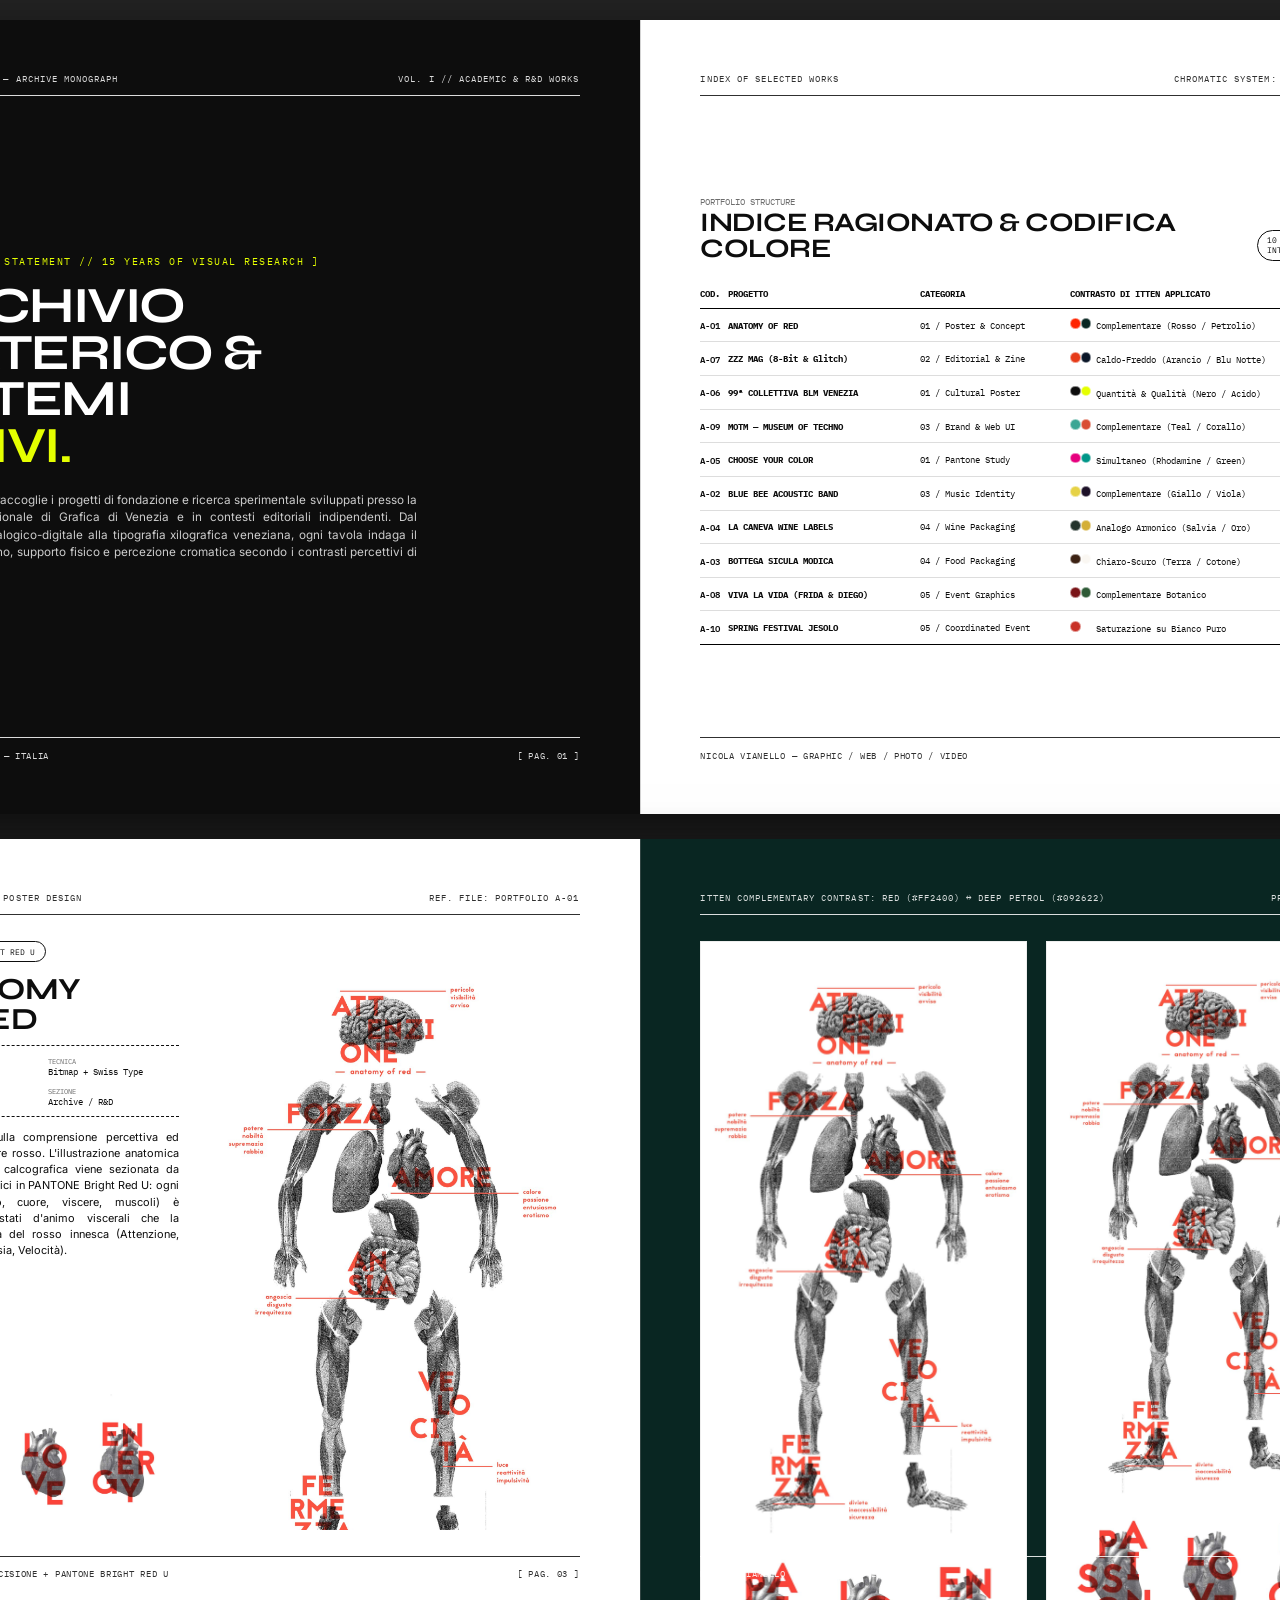
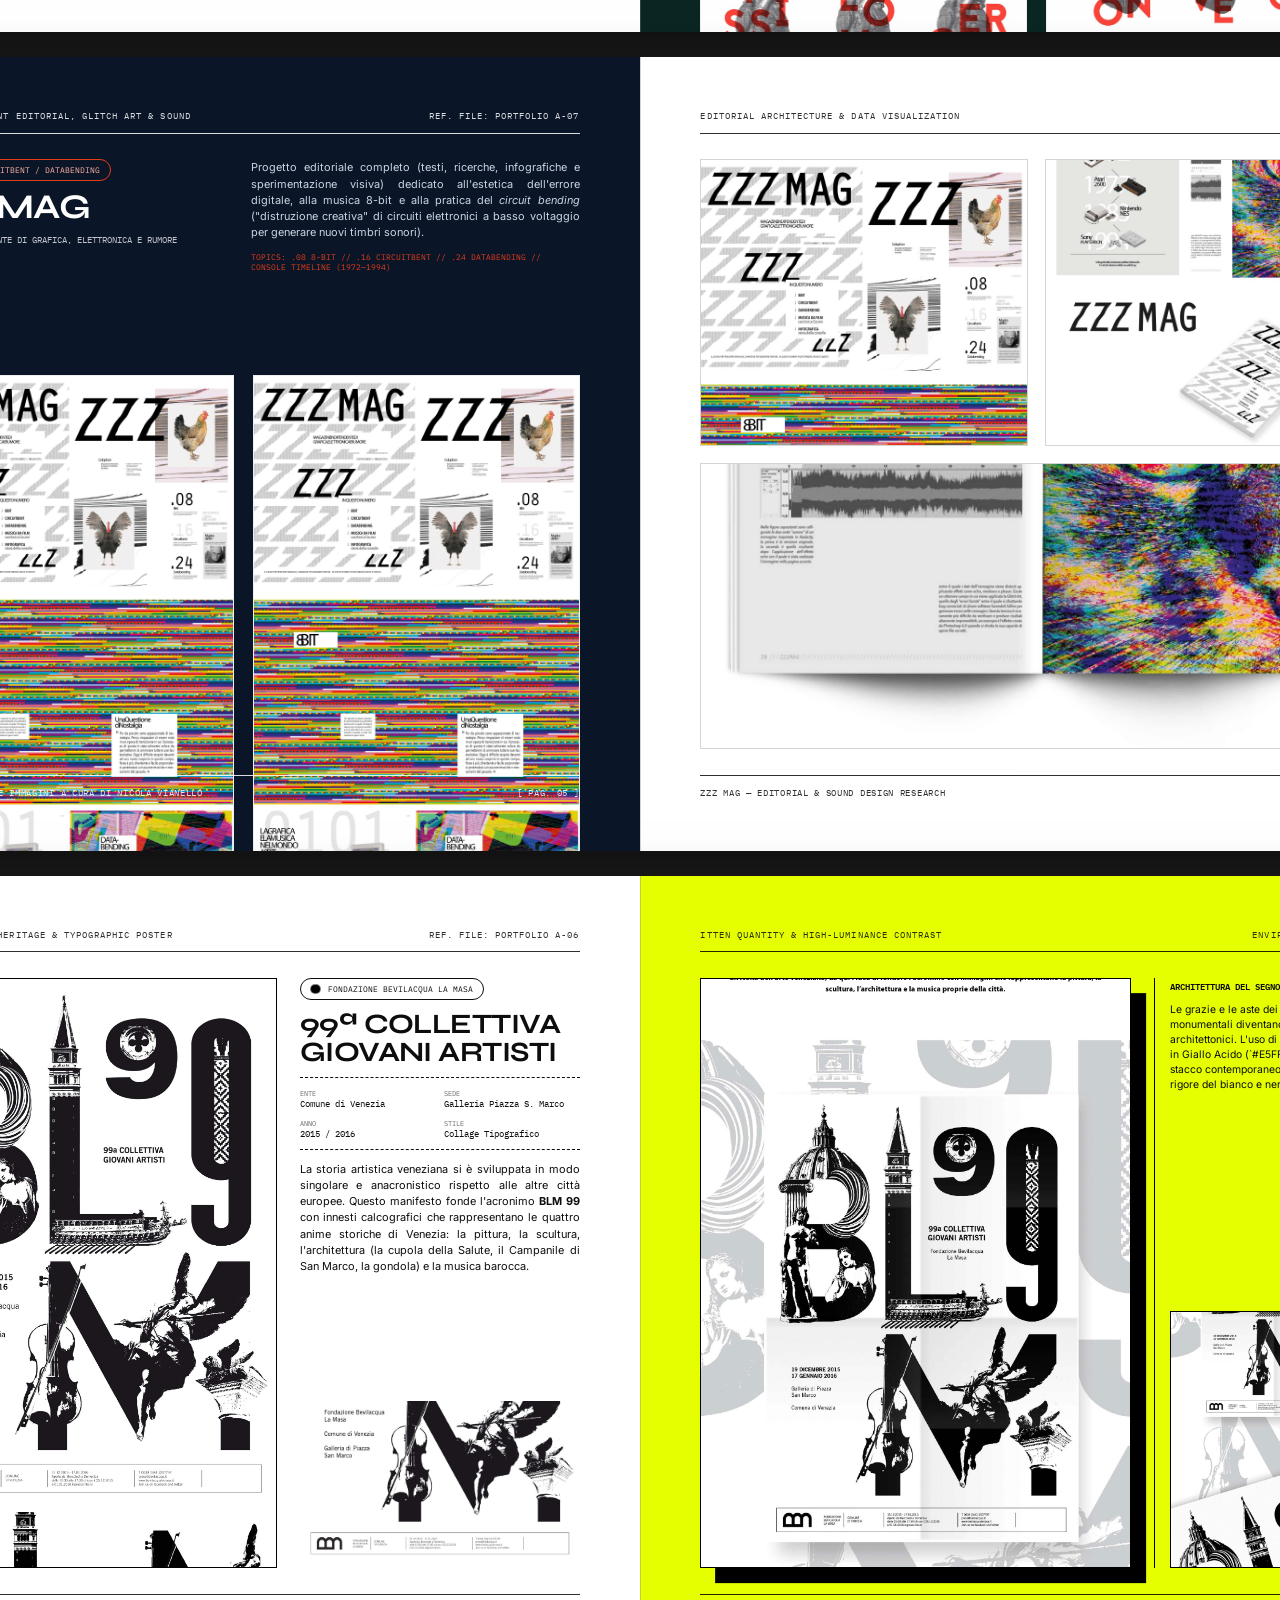
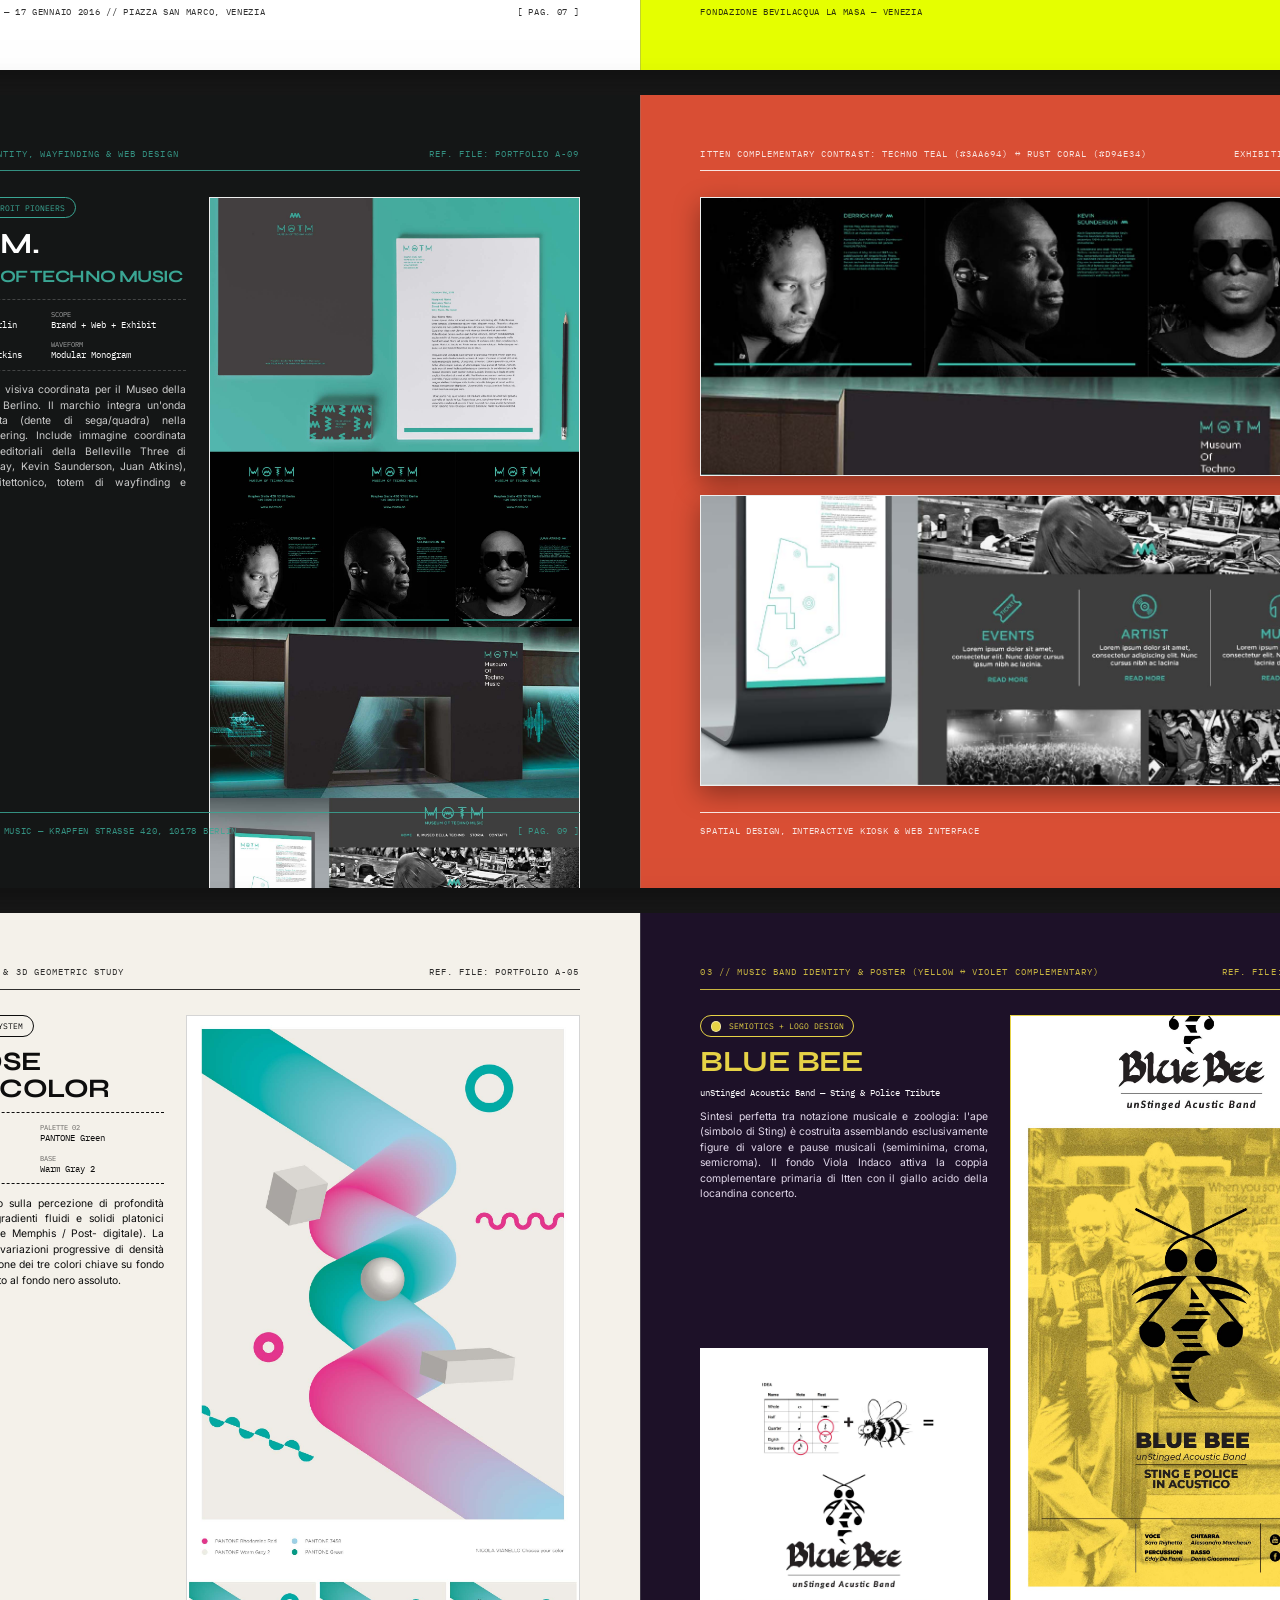
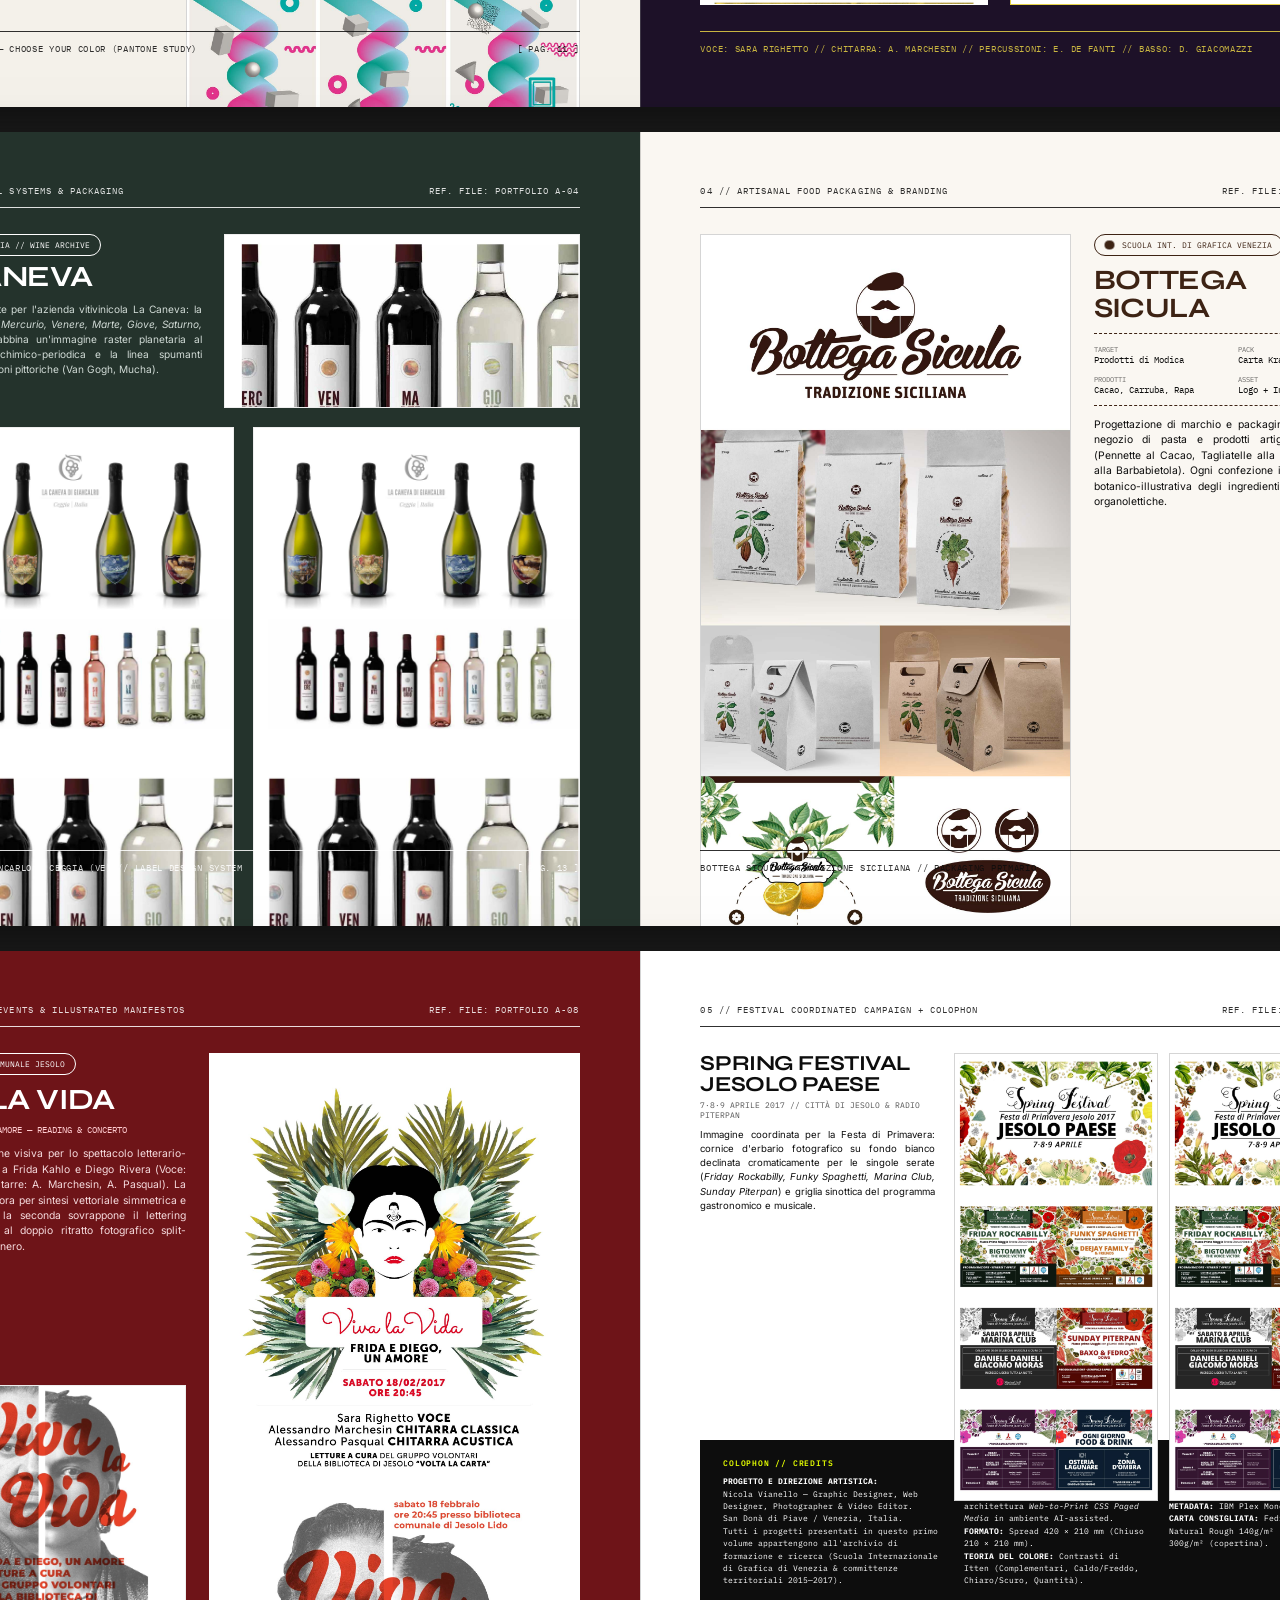
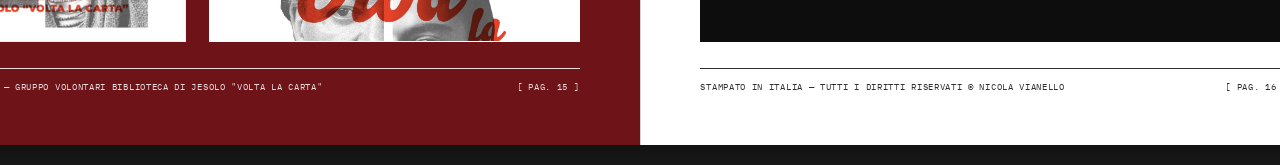
<file: portfolio-print.html>
<!DOCTYPE html>
<html lang="it">
<head>
<meta charset="UTF-8">
<title>NICOLA VIANELLO — Selected Works & Archive Monograph</title>
<link rel="preconnect" href="https://fonts.googleapis.com">
<link rel="preconnect" href="https://fonts.gstatic.com" crossorigin>
<link href="https://fonts.googleapis.com/css2?family=IBM+Plex+Mono:ital,wght@0,300;0,400;0,600;1,400&family=Syne:wght@600;700;800&family=Inter:wght@300;400;500;600&display=swap" rel="stylesheet">

<style>
  /* ==========================================================================
     1. SETUP DI STAMPA AD ALTA RISOLUZIONE (DOPPIA PAGINA / SPREAD 420x210mm)
     ========================================================================== */
  @page {
    size: 420mm 210mm;
    margin: 0;
  }

  * {
    box-sizing: border-box;
    margin: 0;
    padding: 0;
    -webkit-print-color-adjust: exact !important;
    print-color-adjust: exact !important;
  }

  :root {
    --font-display: 'Syne', sans-serif;
    --font-sans: 'Inter', sans-serif;
    --font-mono: 'IBM Plex Mono', monospace;

    /* Palette Calibrata sulla Griglia di Itten */
    --ink-black: #0D0D0D;
    --pure-white: #FFFFFF;
    --warm-paper: #F4F1EA;
    
    /* A-01 Anatomy of Red: Rosso Fuoco vs Verde Petrolio (Complementare) */
    --itten-red: #FF2400;
    --itten-petrol: #092622;

    /* A-07 ZZZ Mag: Arancio Circuito vs Blu Ottanio Profondo (Complementare) */
    --itten-circuit: #E63B19;
    --itten-navy: #0A1628;

    /* A-06 BLM 99: Monocromo Xilografico vs Giallo Acido Segnale */
    --itten-acid: #E5FF00;

    /* A-09 MOTM: Verde Acqua Techno vs Corallo Ruggine (Complementare) */
    --itten-techno-teal: #3AA694;
    --itten-Berlin-dark: #141616;
    --itten-coral: #D94E34;

    /* A-02 Blue Bee: Giallo Poster vs Viola Indaco (Complementare puro) */
    --itten-bee-yellow: #E6D246;
    --itten-indigo: #1D1128;

    /* A-03 / A-04 Packaging: Verde Salvia & Terracotta */
    --itten-sage: #24332C;
    --itten-crimson: #6E1418;
  }

  body {
    background-color: #222;
    font-family: var(--font-sans);
    color: var(--ink-black);
  }

  /* Contenitore Doppia Pagina (Spread) */
  .spread {
    width: 420mm;
    height: 210mm;
    display: grid;
    grid-template-columns: 210mm 210mm;
    position: relative;
    page-break-after: always;
    break-after: page;
    overflow: hidden;
    background: var(--pure-white);
  }

  /* Simulazione piega centrale di rilegatura + crocini editoriali */
  .spread::after {
    content: "";
    position: absolute;
    top: 0;
    bottom: 0;
    left: 210mm;
    width: 0.25mm;
    background: rgba(128, 128, 128, 0.35);
    z-index: 100;
  }

  /* Singola facciata (Sinistra = Verso, Destra = Recto) */
  .page {
    width: 210mm;
    height: 210mm;
    padding: 14mm 16mm;
    position: relative;
    display: flex;
    flex-direction: column;
    justify-content: space-between;
    overflow: hidden;
  }

  /* ==========================================================================
     2. ELEMENTI ARCHITETTONICI FISSI (RUNNING HEADERS, FOLIO, THUMB INDEX)
     ========================================================================== */
  .running-head {
    display: flex;
    justify-content: space-between;
    align-items: center;
    font-family: var(--font-mono);
    font-size: 6.5pt;
    letter-spacing: 0.12em;
    text-transform: uppercase;
    padding-bottom: 3mm;
    border-bottom: 0.25mm solid currentColor;
    opacity: 0.85;
    z-index: 10;
  }

  .running-foot {
    display: flex;
    justify-content: space-between;
    align-items: flex-end;
    font-family: var(--font-mono);
    font-size: 6.5pt;
    letter-spacing: 0.08em;
    padding-top: 3mm;
    border-top: 0.25mm solid currentColor;
    opacity: 0.85;
    z-index: 10;
  }

  /* Tacca Laterale al Vivo (Thumb Index delle Categorie) */
  .thumb-tab {
    position: absolute;
    right: 0;
    width: 5.5mm;
    height: 32mm;
    background: var(--ink-black);
    color: var(--pure-white);
    font-family: var(--font-mono);
    font-size: 5.5pt;
    font-weight: 600;
    letter-spacing: 0.18em;
    writing-mode: vertical-rl;
    text-orientation: mixed;
    display: flex;
    align-items: center;
    justify-content: center;
    z-index: 50;
  }
  .tab-pos-1 { top: 20mm; } /* 01 EDITORIAL & POSTER */
  .tab-pos-2 { top: 55mm; } /* 02 ZINE & GLITCH ART */
  .tab-pos-3 { top: 90mm; } /* 03 BRAND & CULTURAL ID */
  .tab-pos-4 { top: 125mm; } /* 04 PACKAGING & LABEL */
  .tab-pos-5 { top: 160mm; } /* 05 EVENT & CAMPAIGN */

  /* ==========================================================================
     3. SISTEMA DI SMART-CROPPING DELLE TAVOLE VERTICALI
     ========================================================================== */
  .crop-box {
    position: relative;
    overflow: hidden;
    background: #eaeaea;
    border: 0.2mm solid rgba(128,128,128,0.2);
  }

  .crop-box img {
    width: 100%;
    height: 100%;
    object-fit: cover;
    display: block;
  }

  /* Posizionamenti chirurgici per estrarre sezioni diverse dalla stessa tavola */
  .pos-top    img { object-position: center 0%; }
  .pos-upper  img { object-position: center 24%; }
  .pos-mid    img { object-position: center 50%; }
  .pos-lower  img { object-position: center 75%; }
  .pos-bottom img { object-position: center 100%; }
  .pos-contain img { object-fit: contain; background: #fff; padding: 3mm; }

  /* ==========================================================================
     4. TIPOGRAFIA E GRIGLIE INTERNE
     ========================================================================== */
  h1.giant-title {
    font-family: var(--font-display);
    font-size: 32pt;
    line-height: 0.92;
    letter-spacing: -0.03em;
    text-transform: uppercase;
    margin-bottom: 4mm;
  }

  h2.project-title {
    font-family: var(--font-display);
    font-size: 20pt;
    line-height: 0.98;
    letter-spacing: -0.02em;
    text-transform: uppercase;
    margin-bottom: 2.5mm;
  }

  .meta-grid {
    display: grid;
    grid-template-columns: repeat(2, 1fr);
    gap: 2.5mm;
    font-family: var(--font-mono);
    font-size: 6.5pt;
    margin: 3mm 0;
    padding: 2.5mm 0;
    border-top: 0.2mm dashed currentColor;
    border-bottom: 0.2mm dashed currentColor;
  }

  .meta-item span {
    display: block;
    opacity: 0.6;
    font-size: 5.5pt;
    text-transform: uppercase;
  }

  .editorial-copy {
    font-size: 8.2pt;
    line-height: 1.48;
    font-weight: 400;
    text-align: justify;
  }

  /* Swatch di Itten (Micro-legenda colore in ogni pagina) */
  .itten-badge {
    display: inline-flex;
    align-items: center;
    gap: 2mm;
    font-family: var(--font-mono);
    font-size: 5.8pt;
    padding: 1.2mm 2.5mm;
    border: 0.2mm solid currentColor;
    border-radius: 20px;
  }
  .swatch-dot {
    width: 2.8mm;
    height: 2.8mm;
    border-radius: 50%;
    display: inline-block;
    border: 0.15mm solid rgba(255,255,255,0.5);
  }

  /* Modalità Testo Chiaro su Sfondi Colorati Pieni */
  .theme-dark {
    color: var(--pure-white);
  }
  .theme-dark .crop-box {
    border-color: rgba(255,255,255,0.2);
  }

  @media screen {
    body {
      padding: 20px 0;
      display: flex;
      flex-direction: column;
      align-items: center;
      gap: 25px;
    }
    .spread {
      box-shadow: 0 20px 50px rgba(0,0,0,0.6);
    }
  }
</style>
</head>
<body>

<!-- ==========================================================================
     SPREAD 01: SECONDA DI COPERTINA / STATEMENT (SX) + FRONTESPIZIO & INDICE (DX)
     ========================================================================== -->
<section class="spread">
  <!-- PAGINA 01 (SX): Sfondo Nero Pieno Architetturale -->
  <div class="page theme-dark" style="background: var(--ink-black);">
    <div class="running-head">
      <span>NICOLA VIANELLO — ARCHIVE MONOGRAPH</span>
      <span>VOL. I // ACADEMIC & R&D WORKS</span>
    </div>

    <div style="margin: auto 0;">
      <div style="font-family: var(--font-mono); font-size: 7.5pt; color: var(--itten-acid); margin-bottom: 4mm; letter-spacing: 0.15em;">
        [ CURATORIAL STATEMENT // 15 YEARS OF VISUAL RESEARCH ]
      </div>
      <h1 class="giant-title" style="font-size: 38pt; color: var(--pure-white);">
        ARCHIVIO<br>MATERICO &<br>SISTEMI<br><span style="color: var(--itten-acid);">VISIVI.</span>
      </h1>
      <p class="editorial-copy" style="max-width: 135mm; color: #ccc; margin-top: 6mm; font-size: 8.8pt;">
        Questa sezione raccoglie i progetti di fondazione e ricerca sperimentale sviluppati presso la Scuola Internazionale di Grafica di Venezia e in contesti editoriali indipendenti. Dal databending analogico-digitale alla tipografia xilografica veneziana, ogni tavola indaga il rapporto tra segno, supporto fisico e percezione cromatica secondo i contrasti percettivi di Johannes Itten.
      </p>
    </div>

    <div class="running-foot">
      <span>VENETO / VENEZIA — ITALIA</span>
      <span>[ PAG. 01 ]</span>
    </div>
  </div>

  <!-- PAGINA 02 (DX): Bianco Puro — Indice Generale + Matrice Cromatica di Itten -->
  <div class="page" style="background: var(--pure-white);">
    <div class="running-head">
      <span>INDEX OF SELECTED WORKS</span>
      <span>CHROMATIC SYSTEM: ITTEN CONTRASTS</span>
    </div>

    <div style="margin: auto 0;">
      <div style="display: flex; justify-content: space-between; align-items: flex-end; margin-bottom: 5mm;">
        <div>
          <span style="font-family: var(--font-mono); font-size: 6.5pt; opacity: 0.6;">PORTFOLIO STRUCTURE</span>
          <h2 class="project-title" style="margin-bottom: 0;">INDICE RAGIONATO & CODIFICA COLORE</h2>
        </div>
        <span class="itten-badge">10 PROGETTI INTEGRALI</span>
      </div>

      <!-- Tabella Indice Editoriale -->
      <table style="width: 100%; border-collapse: collapse; font-family: var(--font-mono); font-size: 7pt;">
        <thead>
          <tr style="border-bottom: 0.4mm solid #000; text-align: left;">
            <th style="padding: 2mm 0;">COD.</th>
            <th>PROGETTO</th>
            <th>CATEGORIA</th>
            <th>CONTRASTO DI ITTEN APPLICATO</th>
            <th style="text-align: right;">PAG.</th>
          </tr>
        </thead>
        <tbody>
          <tr style="border-bottom: 0.15mm solid #ddd;">
            <td style="padding: 2.2mm 0; font-weight: 600;">A-01</td>
            <td><strong>ANATOMY OF RED</strong></td>
            <td>01 / Poster & Concept</td>
            <td><span class="swatch-dot" style="background:#FF2400;"></span><span class="swatch-dot" style="background:#092622;"></span> Complementare (Rosso / Petrolio)</td>
            <td style="text-align: right;">03—04</td>
          </tr>
          <tr style="border-bottom: 0.15mm solid #ddd;">
            <td style="padding: 2.2mm 0; font-weight: 600;">A-07</td>
            <td><strong>ZZZ MAG (8-Bit & Glitch)</strong></td>
            <td>02 / Editorial & Zine</td>
            <td><span class="swatch-dot" style="background:#E63B19;"></span><span class="swatch-dot" style="background:#0A1628;"></span> Caldo-Freddo (Arancio / Blu Notte)</td>
            <td style="text-align: right;">05—06</td>
          </tr>
          <tr style="border-bottom: 0.15mm solid #ddd;">
            <td style="padding: 2.2mm 0; font-weight: 600;">A-06</td>
            <td><strong>99ª COLLETTIVA BLM VENEZIA</strong></td>
            <td>01 / Cultural Poster</td>
            <td><span class="swatch-dot" style="background:#0D0D0D;"></span><span class="swatch-dot" style="background:#E5FF00;"></span> Quantità & Qualità (Nero / Acido)</td>
            <td style="text-align: right;">07—08</td>
          </tr>
          <tr style="border-bottom: 0.15mm solid #ddd;">
            <td style="padding: 2.2mm 0; font-weight: 600;">A-09</td>
            <td><strong>MOTM — MUSEUM OF TECHNO</strong></td>
            <td>03 / Brand & Web UI</td>
            <td><span class="swatch-dot" style="background:#3AA694;"></span><span class="swatch-dot" style="background:#D94E34;"></span> Complementare (Teal / Corallo)</td>
            <td style="text-align: right;">09—10</td>
          </tr>
          <tr style="border-bottom: 0.15mm solid #ddd;">
            <td style="padding: 2.2mm 0; font-weight: 600;">A-05</td>
            <td><strong>CHOOSE YOUR COLOR</strong></td>
            <td>01 / Pantone Study</td>
            <td><span class="swatch-dot" style="background:#E6007E;"></span><span class="swatch-dot" style="background:#009688;"></span> Simultaneo (Rhodamine / Green)</td>
            <td style="text-align: right;">11</td>
          </tr>
          <tr style="border-bottom: 0.15mm solid #ddd;">
            <td style="padding: 2.2mm 0; font-weight: 600;">A-02</td>
            <td><strong>BLUE BEE ACOUSTIC BAND</strong></td>
            <td>03 / Music Identity</td>
            <td><span class="swatch-dot" style="background:#E6D246;"></span><span class="swatch-dot" style="background:#1D1128;"></span> Complementare (Giallo / Viola)</td>
            <td style="text-align: right;">12</td>
          </tr>
          <tr style="border-bottom: 0.15mm solid #ddd;">
            <td style="padding: 2.2mm 0; font-weight: 600;">A-04</td>
            <td><strong>LA CANEVA WINE LABELS</strong></td>
            <td>04 / Wine Packaging</td>
            <td><span class="swatch-dot" style="background:#24332C;"></span><span class="swatch-dot" style="background:#D4AF37;"></span> Analogo Armonico (Salvia / Oro)</td>
            <td style="text-align: right;">13</td>
          </tr>
          <tr style="border-bottom: 0.15mm solid #ddd;">
            <td style="padding: 2.2mm 0; font-weight: 600;">A-03</td>
            <td><strong>BOTTEGA SICULA MODICA</strong></td>
            <td>04 / Food Packaging</td>
            <td><span class="swatch-dot" style="background:#3D2314;"></span><span class="swatch-dot" style="background:#FAF7F2;"></span> Chiaro-Scuro (Terra / Cotone)</td>
            <td style="text-align: right;">14</td>
          </tr>
          <tr style="border-bottom: 0.15mm solid #ddd;">
            <td style="padding: 2.2mm 0; font-weight: 600;">A-08</td>
            <td><strong>VIVA LA VIDA (FRIDA & DIEGO)</strong></td>
            <td>05 / Event Graphics</td>
            <td><span class="swatch-dot" style="background:#7A1418;"></span><span class="swatch-dot" style="background:#2E5A36;"></span> Complementare Botanico</td>
            <td style="text-align: right;">15</td>
          </tr>
          <tr style="border-bottom: 0.4mm solid #000;">
            <td style="padding: 2.2mm 0; font-weight: 600;">A-10</td>
            <td><strong>SPRING FESTIVAL JESOLO</strong></td>
            <td>05 / Coordinated Event</td>
            <td><span class="swatch-dot" style="background:#C83228;"></span><span class="swatch-dot" style="background:#FFFFFF;"></span> Saturazione su Bianco Puro</td>
            <td style="text-align: right;">16</td>
          </tr>
        </tbody>
      </table>
    </div>

    <div class="running-foot">
      <span>NICOLA VIANELLO — GRAPHIC / WEB / PHOTO / VIDEO</span>
      <span>[ PAG. 02 ]</span>
    </div>
  </div>
</section>


<!-- ==========================================================================
     SPREAD 02: PROGETTO 01 — ANATOMY OF RED (Portfolio A-01.jpg)
     Logica di Itten: Pagina SX Bianco Chirurgico | Pagina DX Verde Petrolio Scuro (Complementare del Rosso)
     ========================================================================== -->
<section class="spread">
  <!-- PAGINA 03 (SX): Gallery White con esploso anatomico -->
  <div class="page" style="background: var(--pure-white);">
    <div class="running-head">
      <span>01 // CONCEPT & POSTER DESIGN</span>
      <span>REF. FILE: PORTFOLIO A-01</span>
    </div>

    <div style="display: grid; grid-template-columns: 72mm 1fr; gap: 6mm; height: 156mm; align-items: stretch;">
      <!-- Colonna SX: Dati + Dettaglio Tipografico Cuore/Organi -->
      <div style="display: flex; flex-direction: column; justify-content: space-between;">
        <div>
          <span class="itten-badge" style="margin-bottom: 3mm;">
            <span class="swatch-dot" style="background: #FF2400;"></span>
            PANTONE BRIGHT RED U
          </span>
          <h2 class="project-title" style="font-size: 23pt;">ANATOMY<br>OF RED</h2>
          
          <div class="meta-grid">
            <div class="meta-item"><span>FORMATO</span>A3 Bicromia</div>
            <div class="meta-item"><span>TECNICA</span>Bitmap + Swiss Type</div>
            <div class="meta-item"><span>FOCUS</span>Psicologia Colore</div>
            <div class="meta-item"><span>SEZIONE</span>Archive / R&D</div>
          </div>

          <p class="editorial-copy">
            Ricerca visiva sulla comprensione percettiva ed emotiva del colore rosso. L'illustrazione anatomica in stile incisione calcografica viene sezionata da interventi tipografici in PANTONE Bright Red U: ogni organo (cervello, cuore, viscere, muscoli) è associato agli stati d'animo viscerali che la lunghezza d'onda del rosso innesca (Attenzione, Forza, Amore, Ansia, Velocità).
          </p>
        </div>

        <!-- Crop sui 3 organi tipografici (PASSION / LOVE / ENERGY) -->
        <div class="crop-box pos-upper" style="height: 36mm; border: none;">
          <img src="Portfolio A-01.jpg" alt="Anatomy of Red Organs Detail">
        </div>
      </div>

      <!-- Colonna DX: Tavola Anatomica Principale -->
      <div class="crop-box pos-top" style="height: 100%; border: none;">
        <img src="Portfolio A-01.jpg" alt="Anatomy of Red Full Figure">
      </div>
    </div>

    <div class="running-foot">
      <span>BICROMIA NERO INCISIONE + PANTONE BRIGHT RED U</span>
      <span>[ PAG. 03 ]</span>
    </div>
  </div>

  <!-- PAGINA 04 (DX): Verde Petrolio Profondo (Complementare di Itten del Rosso) -->
  <div class="page theme-dark" style="background: var(--itten-petrol);">
    <div class="thumb-tab tab-pos-1" style="background: var(--itten-red);">01 / POSTER</div>

    <div class="running-head">
      <span>ITTEN COMPLEMENTARY CONTRAST: RED (#FF2400) ↔ DEEP PETROL (#092622)</span>
      <span>PRINT APPLICATION</span>
    </div>

    <div style="display: grid; grid-template-columns: 1fr 1fr; gap: 5mm; height: 156mm;">
      <div class="crop-box pos-mid" style="height: 100%;">
        <img src="Portfolio A-01.jpg" alt="Anatomy of Red Poster Hanging">
      </div>
      <div style="display: grid; grid-template-rows: 1fr 42mm; gap: 5mm;">
        <div class="crop-box pos-lower" style="height: 100%;">
          <img src="Portfolio A-01.jpg" alt="Anatomy of Red Editorial Spread">
        </div>
        <div style="background: rgba(255,255,255,0.06); padding: 4mm; display: flex; flex-direction: column; justify-content: center; border-left: 1mm solid var(--itten-red);">
          <div style="font-family: var(--font-mono); font-size: 6.5pt; color: var(--itten-red); margin-bottom: 1.5mm;">
            NOTA DI DIREZIONE ARTISTICA
          </div>
          <p style="font-size: 7.5pt; line-height: 1.4; color: #dce5e3;">
            Lo sfondo Verde Petrolio profondo applica il <strong>Contrasto dei Complementari</strong> di Itten: esalta per induzione simultanea la brillantezza del PANTONE Bright Red U presente nei manifesti senza affaticare la retina.
          </p>
        </div>
      </div>
    </div>

    <div class="running-foot">
      <span>NICOLA VIANELLO — ANATOMY OF RED</span>
      <span>[ PAG. 04 ]</span>
    </div>
  </div>
</section>


<!-- ==========================================================================
     SPREAD 03: PROGETTO 02 — ZZZ MAG (Portfolio A-07.jpg)
     Logica di Itten: Pagina SX Blu Notte Ottanio (Complementare dell'Arancio Circuito) | Pagina DX Bianco Puro
     ========================================================================== -->
<section class="spread">
  <!-- PAGINA 05 (SX): Blu Notte Ottanio pieno con esplosi Glitch e Circuitbent -->
  <div class="page theme-dark" style="background: var(--itten-navy);">
    <div class="running-head">
      <span>02 // INDEPENDENT EDITORIAL, GLITCH ART & SOUND</span>
      <span>REF. FILE: PORTFOLIO A-07</span>
    </div>

    <div style="display: grid; grid-template-rows: 52mm 1fr; gap: 5mm; height: 156mm;">
      <!-- Fascia Superiore: Titolo + Concept -->
      <div style="display: grid; grid-template-columns: 85mm 1fr; gap: 6mm; align-items: start;">
        <div>
          <span class="itten-badge" style="margin-bottom: 2.5mm; border-color: var(--itten-circuit); color: #ffb3a3;">
            <span class="swatch-dot" style="background: var(--itten-circuit);"></span>
            8-BIT / CIRCUITBENT / DATABENDING
          </span>
          <h2 class="project-title" style="font-size: 26pt;">ZZZ MAG</h2>
          <div style="font-family: var(--font-mono); font-size: 6.5pt; opacity: 0.75;">
            MAGAZINE INDIPENDENTE DI GRAFICA, ELETTRONICA E RUMORE
          </div>
        </div>
        <div>
          <p class="editorial-copy" style="color: #cbd5e1; margin-bottom: 3mm;">
            Progetto editoriale completo (testi, ricerche, infografiche e sperimentazione visiva) dedicato all'estetica dell'errore digitale, alla musica 8-bit e alla pratica del <em>circuit bending</em> ("distruzione creativa" di circuiti elettronici a basso voltaggio per generare nuovi timbri sonori).
          </p>
          <div style="font-family: var(--font-mono); font-size: 6pt; color: var(--itten-circuit);">
            TOPICS: .08 8-BIT // .16 CIRCUITBENT // .24 DATABENDING // CONSOLE TIMELINE (1972—1994)
          </div>
        </div>
      </div>

      <!-- Fascia Inferiore: Dittico Spread Databending e Circuitbent Rosso/Arancio -->
      <div style="display: grid; grid-template-columns: 1fr 1fr; gap: 5mm;">
        <div class="crop-box pos-mid" style="height: 100%;">
          <img src="Portfolio A-07.jpg" alt="ZZZ Mag Databending & Circuitbent">
        </div>
        <div class="crop-box pos-bottom" style="height: 100%;">
          <img src="Portfolio A-07.jpg" alt="ZZZ Mag Macro Print Details">
        </div>
      </div>
    </div>

    <div class="running-foot">
      <span>TESTI, RICERCHE E IMMAGINI A CURA DI NICOLA VIANELLO</span>
      <span>[ PAG. 05 ]</span>
    </div>
  </div>

  <!-- PAGINA 06 (DX): Bianco Puro Editoriale per mostrare le doppie pagine su carta bianca -->
  <div class="page" style="background: var(--pure-white);">
    <div class="thumb-tab tab-pos-2" style="background: var(--itten-circuit);">02 / ZINE & GLITCH</div>

    <div class="running-head">
      <span>EDITORIAL ARCHITECTURE & DATA VISUALIZATION</span>
      <span>SPREAD OVERVIEW</span>
    </div>

    <div style="display: grid; grid-template-columns: 1fr 1fr; grid-template-rows: 1fr 1fr; gap: 4.5mm; height: 156mm;">
      <div class="crop-box pos-top" style="height: 100%;">
        <img src="Portfolio A-07.jpg" alt="ZZZ Mag Cover and 8Bit bars">
      </div>
      <div class="crop-box pos-upper" style="height: 100%;">
        <img src="Portfolio A-07.jpg" alt="ZZZ Mag Console History and Glitch Cat">
      </div>
      <div class="crop-box pos-lower" style="height: 100%; grid-column: span 2;">
        <img src="Portfolio A-07.jpg" alt="ZZZ Mag Open Spreads Waveform">
      </div>
    </div>

    <div class="running-foot">
      <span>ZZZ MAG — EDITORIAL & SOUND DESIGN RESEARCH</span>
      <span>[ PAG. 06 ]</span>
    </div>
  </div>
</section>


<!-- ==========================================================================
     SPREAD 04: PROGETTO 03 — 99a COLLETTIVA BEVILACQUA LA MASA (Portfolio A-06.jpg)
     Logica di Itten: Bianco Puro (SX) + Giallo Acido Segnale (DX) per contrasto di quantità sul B/N
     ========================================================================== -->
<section class="spread">
  <!-- PAGINA 07 (SX): Bianco Puro — Il manifesto tipografico B/N respira al massimo -->
  <div class="page" style="background: var(--pure-white);">
    <div class="running-head">
      <span>01 // CULTURAL HERITAGE & TYPOGRAPHIC POSTER</span>
      <span>REF. FILE: PORTFOLIO A-06</span>
    </div>

    <div style="display: grid; grid-template-columns: 98mm 1fr; gap: 6mm; height: 156mm;">
      <div class="crop-box pos-top" style="height: 100%; border: 0.25mm solid #000;">
        <img src="Portfolio A-06.jpg" alt="BLM 99 Manifesto Venezia">
      </div>

      <div style="display: flex; flex-direction: column; justify-content: space-between;">
        <div>
          <span class="itten-badge" style="margin-bottom: 3mm;">
            <span class="swatch-dot" style="background: #000;"></span>
            FONDAZIONE BEVILACQUA LA MASA
          </span>
          <h2 class="project-title" style="font-size: 21pt;">99ª COLLETTIVA<br>GIOVani ARTISTI</h2>

          <div class="meta-grid">
            <div class="meta-item"><span>ENTE</span>Comune di Venezia</div>
            <div class="meta-item"><span>SEDE</span>Galleria Piazza S. Marco</div>
            <div class="meta-item"><span>ANNO</span>2015 / 2016</div>
            <div class="meta-item"><span>STILE</span>Collage Tipografico</div>
          </div>

          <p class="editorial-copy">
            La storia artistica veneziana si è sviluppata in modo singolare e anacronistico rispetto alle altre città europee. Questo manifesto fonde l'acronimo <strong>BLM 99</strong> con innesti calcografici che rappresentano le quattro anime storiche di Venezia: la pittura, la scultura, l'architettura (la cupola della Salute, il Campanile di San Marco, la gondola) e la musica barocca.
          </p>
        </div>

        <div class="crop-box pos-upper" style="height: 44mm; border: none;">
          <img src="Portfolio A-06.jpg" alt="BLM Logotype Horizontal">
        </div>
      </div>
    </div>

    <div class="running-foot">
      <span>19 DICEMBRE 2015 — 17 GENNAIO 2016 // PIAZZA SAN MARCO, VENEZIA</span>
      <span>[ PAG. 07 ]</span>
    </div>
  </div>

  <!-- PAGINA 08 (DX): Sfondo Giallo Segnale / Grigio Pietra d'Istria con accento acido -->
  <div class="page" style="background: var(--itten-acid); color: var(--ink-black);">
    <div class="thumb-tab tab-pos-1">01 / POSTER</div>

    <div class="running-head" style="border-color: #000;">
      <span>ITTEN QUANTITY & HIGH-LUMINANCE CONTRAST</span>
      <span>ENVIRONMENTAL MOCKUP</span>
    </div>

    <div style="display: grid; grid-template-columns: 1fr 58mm; gap: 6mm; height: 156mm; align-items: stretch;">
      <div class="crop-box pos-lower" style="height: 100%; border: 0.4mm solid #000; box-shadow: 4mm 4mm 0 #000;">
        <img src="Portfolio A-06.jpg" alt="BLM 99 Poster Folded Mockup">
      </div>

      <div style="display: flex; flex-direction: column; justify-content: space-between; border-left: 0.3mm solid #000; padding-left: 4mm;">
        <div>
          <div style="font-family: var(--font-mono); font-size: 7pt; font-weight: 600; margin-bottom: 2mm;">
            ARCHITETTURA DEL SEGNO
          </div>
          <p style="font-size: 7.8pt; line-height: 1.45;">
            Le grazie e le aste dei caratteri monumentali diventano contenitori architettonici. L'uso di una pagina piena in Giallo Acido (`#E5FF00`) crea uno stacco contemporaneo netto che esalta il rigore del bianco e nero xilografico.
          </p>
        </div>

        <div class="crop-box pos-bottom" style="height: 68mm; border: 0.3mm solid #000;">
          <img src="Portfolio A-06.jpg" alt="BLM 99 Macro Detail 99">
        </div>
      </div>
    </div>

    <div class="running-foot" style="border-color: #000;">
      <span>FONDAZIONE BEVILACQUA LA MASA — VENEZIA</span>
      <span>[ PAG. 08 ]</span>
    </div>
  </div>
</section>


<!-- ==========================================================================
     SPREAD 05: PROGETTO 04 — MOTM MUSEUM OF TECHNO MUSIC (Portfolio A-09.jpg)
     Logica di Itten: Nero Berlino / Verde Acqua (SX) + Corallo Ruggine Complementare (DX)
     ========================================================================== -->
<section class="spread">
  <!-- PAGINA 09 (SX): Berlino Dark Room -->
  <div class="page theme-dark" style="background: var(--itten-Berlin-dark);">
    <div class="running-head" style="color: var(--itten-techno-teal);">
      <span>03 // BRAND IDENTITY, WAYFINDING & WEB DESIGN</span>
      <span>REF. FILE: PORTFOLIO A-09</span>
    </div>

    <div style="display: grid; grid-template-rows: 1fr 64mm; gap: 5mm; height: 156mm;">
      <div style="display: grid; grid-template-columns: 74mm 1fr; gap: 6mm;">
        <div>
          <span class="itten-badge" style="border-color: var(--itten-techno-teal); color: var(--itten-techno-teal); margin-bottom: 3mm;">
            <span class="swatch-dot" style="background: var(--itten-techno-teal);"></span>
            BERLIN // DETROIT PIONEERS
          </span>
          <h2 class="project-title" style="font-size: 22pt;">M.O.T.M.<br><span style="color: var(--itten-techno-teal); font-size: 13pt;">MUSEUM OF TECHNO MUSIC</span></h2>

          <div class="meta-grid" style="border-color: rgba(255,255,255,0.2);">
            <div class="meta-item"><span>LOCATION</span>Krapfen Straße, Berlin</div>
            <div class="meta-item"><span>SCOPE</span>Brand + Web + Exhibit</div>
            <div class="meta-item"><span>ICONS</span>May, Saunderson, Atkins</div>
            <div class="meta-item"><span>WAVEFORM</span>Modular Monogram</div>
          </div>

          <p class="editorial-copy" style="color: #ccc; font-size: 7.8pt;">
            Sistema di identità visiva coordinata per il Museo della Musica Techno a Berlino. Il marchio integra un'onda sonora sintetizzata (dente di sega/quadra) nella geometria del lettering. Include immagine coordinata cartacea, ritratti editoriali della Belleville Three di Detroit (Derrick May, Kevin Saunderson, Juan Atkins), allestimento architettonico, totem di wayfinding e interfaccia web.
          </p>
        </div>

        <div class="crop-box pos-top" style="height: 100%;">
          <img src="Portfolio A-09.jpg" alt="MOTM Stationery Corporate Identity">
        </div>
      </div>

      <!-- Striscia Ritratti Pionieri Detroit -->
      <div class="crop-box pos-upper" style="height: 100%; border-color: var(--itten-techno-teal);">
        <img src="Portfolio A-09.jpg" alt="Derrick May, Kevin Saunderson, Juan Atkins">
      </div>
    </div>

    <div class="running-foot" style="color: var(--itten-techno-teal);">
      <span>MUSEUM OF TECHNO MUSIC — KRAPFEN STRASSE 420, 10178 BERLIN</span>
      <span>[ PAG. 09 ]</span>
    </div>
  </div>

  <!-- PAGINA 10 (DX): Corallo Ruggine (Complementare di Itten del Verde Acqua MOTM) -->
  <div class="page theme-dark" style="background: var(--itten-coral);">
    <div class="thumb-tab tab-pos-3" style="background: var(--itten-Berlin-dark);">03 / BRAND & WEB</div>

    <div class="running-head">
      <span>ITTEN COMPLEMENTARY CONTRAST: TECHNO TEAL (#3AA694) ↔ RUST CORAL (#D94E34)</span>
      <span>EXHIBITION & DIGITAL UI</span>
    </div>

    <div style="display: grid; grid-template-rows: 74mm 1fr; gap: 5mm; height: 156mm;">
      <div class="crop-box pos-mid" style="height: 100%; box-shadow: 0 8px 24px rgba(0,0,0,0.35);">
        <img src="Portfolio A-09.jpg" alt="MOTM Architectural Entrance">
      </div>
      <div class="crop-box pos-bottom" style="height: 100%; box-shadow: 0 8px 24px rgba(0,0,0,0.35);">
        <img src="Portfolio A-09.jpg" alt="MOTM Totem Wayfinding and Website UI">
      </div>
    </div>

    <div class="running-foot">
      <span>SPATIAL DESIGN, INTERACTIVE KIOSK & WEB INTERFACE</span>
      <span>[ PAG. 10 ]</span>
    </div>
  </div>
</section>


<!-- ==========================================================================
     SPREAD 06: PROGETTO 05 (CHOOSE YOUR COLOR A-05) + PROGETTO 06 (BLUE BEE A-02)
     Logica di Itten: Grigio Caldo Pantone (SX) + Viola Indaco Complementare del Giallo (DX)
     ========================================================================== -->
<section class="spread">
  <!-- PAGINA 11 (SX): Choose Your Color (Portfolio A-05.jpg) -->
  <div class="page" style="background: var(--warm-paper);">
    <div class="running-head">
      <span>01 // CHROMATIC & 3D GEOMETRIC STUDY</span>
      <span>REF. FILE: PORTFOLIO A-05</span>
    </div>

    <div style="display: grid; grid-template-columns: 68mm 1fr; gap: 6mm; height: 156mm;">
      <div style="display: flex; flex-direction: column; justify-content: space-between;">
        <div>
          <span class="itten-badge" style="margin-bottom: 3mm;">
            <span class="swatch-dot" style="background: #E6007E;"></span>
            <span class="swatch-dot" style="background: #009688;"></span>
            PANTONE SYSTEM
          </span>
          <h2 class="project-title" style="font-size: 20pt;">CHOOSE<br>YOUR COLOR</h2>

          <div class="meta-grid">
            <div class="meta-item"><span>PALETTE 01</span>Rhodamine Red</div>
            <div class="meta-item"><span>PALETTE 02</span>PANTONE Green</div>
            <div class="meta-item"><span>PALETTE 03</span>PANTONE 7458</div>
            <div class="meta-item"><span>BASE</span>Warm Gray 2</div>
          </div>

          <p class="editorial-copy" style="font-size: 7.8pt;">
            Studio compositivo sulla percezione di profondità spaziale tramite gradienti fluidi e solidi platonici sospesi (ispirazione Memphis / Post- digitale). La tavola esplora tre variazioni progressive di densità grafica e l'interazione dei tre colori chiave su fondo neutro caldo rispetto al fondo nero assoluto.
          </p>
        </div>

        <div class="crop-box pos-mid" style="height: 46mm;">
          <img src="Portfolio A-05.jpg" alt="Choose Your Color 3 Variants">
        </div>
      </div>

      <div style="display: grid; grid-template-rows: 1fr 52mm; gap: 4mm;">
        <div class="crop-box pos-top" style="height: 100%;">
          <img src="Portfolio A-05.jpg" alt="Choose Your Color Main Poster">
        </div>
        <div class="crop-box pos-bottom" style="height: 100%;">
          <img src="Portfolio A-05.jpg" alt="Choose Your Color Framed">
        </div>
      </div>
    </div>

    <div class="running-foot">
      <span>NICOLA VIANELLO — CHOOSE YOUR COLOR (PANTONE STUDY)</span>
      <span>[ PAG. 11 ]</span>
    </div>
  </div>

  <!-- PAGINA 12 (DX): Blue Bee Acoustic Band (Portfolio A-02.jpg) su Sfondo Viola Indaco (Complementare Giallo) -->
  <div class="page theme-dark" style="background: var(--itten-indigo);">
    <div class="thumb-tab tab-pos-3" style="background: var(--itten-bee-yellow); color: #000;">03 / MUSIC ID</div>

    <div class="running-head" style="color: var(--itten-bee-yellow);">
      <span>03 // MUSIC BAND IDENTITY & POSTER (YELLOW ↔ VIOLET COMPLEMENTARY)</span>
      <span>REF. FILE: PORTFOLIO A-02</span>
    </div>

    <div style="display: grid; grid-template-columns: 76mm 1fr; gap: 6mm; height: 156mm;">
      <div style="display: flex; flex-direction: column; justify-content: space-between;">
        <div>
          <span class="itten-badge" style="border-color: var(--itten-bee-yellow); color: var(--itten-bee-yellow); margin-bottom: 3mm;">
            <span class="swatch-dot" style="background: var(--itten-bee-yellow);"></span>
            SEMIOTICS + LOGO DESIGN
          </span>
          <h2 class="project-title" style="font-size: 22pt; color: var(--itten-bee-yellow);">BLUE BEE</h2>
          <div style="font-family: var(--font-mono); font-size: 6.5pt; margin-bottom: 3mm;">
            unStinged Acoustic Band — Sting & Police Tribute
          </div>

          <p class="editorial-copy" style="color: #e2d9eb; font-size: 7.8pt; margin-bottom: 3mm;">
            Sintesi perfetta tra notazione musicale e zoologia: l'ape (simbolo di Sting) è costruita assemblando esclusivamente figure di valore e pause musicali (semiminima, croma, semicroma). Il fondo Viola Indaco attiva la coppia complementare primaria di Itten con il giallo acido della locandina concerto.
          </p>
        </div>

        <!-- Genesi del Logo (Tabella note + ape) -->
        <div class="crop-box pos-top" style="height: 68mm; background: #fff;">
          <img src="Portfolio A-02.jpg" alt="Blue Bee Musical Notes Genesis">
        </div>
      </div>

      <!-- Locandina Gialla su Fondo Viola -->
      <div class="crop-box pos-bottom" style="height: 100%; border: 0.4mm solid var(--itten-bee-yellow);">
        <img src="Portfolio A-02.jpg" alt="Blue Bee Concert Poster Yellow">
      </div>
    </div>

    <div class="running-foot" style="color: var(--itten-bee-yellow);">
      <span>VOCE: SARA RIGHETTO // CHITARRA: A. MARCHESIN // PERCUSSIONI: E. DE FANTI // BASSO: D. GIACOMAZZI</span>
      <span>[ PAG. 12 ]</span>
    </div>
  </div>
</section>


<!-- ==========================================================================
     SPREAD 07: PACKAGING & LABEL DESIGN — LA CANEVA (A-04) + BOTTEGA SICULA (A-03)
     Logica di Itten: Verde Salvia Scuro (SX) + Carta Avorio Naturale (DX)
     ========================================================================== -->
<section class="spread">
  <!-- PAGINA 13 (SX): La Caneva di Giancarlo (Portfolio A-04.jpg) -->
  <div class="page theme-dark" style="background: var(--itten-sage);">
    <div class="running-head">
      <span>04 // WINE LABEL SYSTEMS & PACKAGING</span>
      <span>REF. FILE: PORTFOLIO A-04</span>
    </div>

    <div style="display: grid; grid-template-rows: 46mm 1fr; gap: 5mm; height: 156mm;">
      <div style="display: grid; grid-template-columns: 78mm 1fr; gap: 6mm;">
        <div>
          <span class="itten-badge" style="margin-bottom: 2mm;">
            <span class="swatch-dot" style="background: #d4af37;"></span>
            CEGGIA, VENEZIA // WINE ARCHIVE
          </span>
          <h2 class="project-title" style="font-size: 22pt;">LA CANEVA</h2>
          <p class="editorial-copy" style="color: #d1dbd6; font-size: 7.6pt;">
             Tre linee di etichette per l'azienda vitivinicola La Caneva: la serie astronomica (<em>Mercurio, Venere, Marte, Giove, Saturno, Sole, Luna</em>) che abbina un'immagine raster planetaria al vitigno; la serie chimico-periodica e la linea spumanti <em>Scudetto</em> con citazioni pittoriche (Van Gogh, Mucha).
          </p>
        </div>
        <div class="crop-box pos-upper" style="height: 100%;">
          <img src="Portfolio A-04.jpg" alt="La Caneva Planets Lineup">
        </div>
      </div>

      <div style="display: grid; grid-template-columns: 1fr 1fr; gap: 5mm;">
        <div class="crop-box pos-mid" style="height: 100%;">
          <img src="Portfolio A-04.jpg" alt="La Caneva Mercurio Bottle Closeup">
        </div>
        <div class="crop-box pos-bottom" style="height: 100%;">
          <img src="Portfolio A-04.jpg" alt="La Caneva Scudetto Art Series">
        </div>
      </div>
    </div>

    <div class="running-foot">
      <span>LA CANEVA DI GIANCARLO — CEGGIA (VE) // LABEL DESIGN SYSTEM</span>
      <span>[ PAG. 13 ]</span>
    </div>
  </div>

  <!-- PAGINA 14 (DX): Bottega Sicula (Portfolio A-03.jpg) -->
  <div class="page" style="background: #FAF7F2;">
    <div class="thumb-tab tab-pos-4" style="background: #3D2314;">04 / PACKAGING</div>

    <div class="running-head">
      <span>04 // ARTISANAL FOOD PACKAGING & BRANDING</span>
      <span>REF. FILE: PORTFOLIO A-03</span>
    </div>

    <div style="display: grid; grid-template-columns: 1fr 74mm; gap: 6mm; height: 156mm;">
      <div style="display: grid; grid-template-rows: 1fr 1fr; gap: 4.5mm;">
        <div class="crop-box pos-upper" style="height: 100%;">
          <img src="Portfolio A-03.jpg" alt="Bottega Sicula Pasta Packaging Mockup">
        </div>
        <div class="crop-box pos-mid" style="height: 100%;">
          <img src="Portfolio A-03.jpg" alt="Bottega Sicula Brand Sheet and Lemons">
        </div>
      </div>

      <div style="display: flex; flex-direction: column; justify-content: space-between;">
        <div>
          <span class="itten-badge" style="margin-bottom: 3mm; color: #3D2314; border-color: #3D2314;">
            <span class="swatch-dot" style="background: #3D2314;"></span>
            SCUOLA INT. DI GRAFICA VENEZIA
          </span>
          <h2 class="project-title" style="font-size: 21pt; color: #3D2314;">BOTTEGA<br>SICULA</h2>

          <div class="meta-grid" style="border-color: #3D2314;">
            <div class="meta-item"><span>TARGET</span>Prodotti di Modica</div>
            <div class="meta-item"><span>PACK</span>Carta Kraft + Fustella</div>
            <div class="meta-item"><span>PRODOTTI</span>Cacao, Carruba, Rapa</div>
            <div class="meta-item"><span>ASSET</span>Logo + Infografica</div>
          </div>

          <p class="editorial-copy" style="font-size: 7.8pt;">
            Progettazione di marchio e packaging primario per un negozio di pasta e prodotti artigianali di Modica (Pennette al Cacao, Tagliatelle alla Carruba, Paccheri alla Barbabietola). Ogni confezione integra una mappa botanico-illustrativa degli ingredienti e delle proprietà organolettiche.
          </p>
        </div>

        <div class="crop-box pos-lower" style="height: 46mm; background: #fff;">
          <img src="Portfolio A-03.jpg" alt="Bottega Sicula Logo Variations">
        </div>
      </div>
    </div>

    <div class="running-foot">
      <span>BOTTEGA SICULA — TRADIZIONE SICILIANA // PACKAGING PRIMARIO</span>
      <span>[ PAG. 14 ]</span>
    </div>
  </div>
</section>


<!-- ==========================================================================
     SPREAD 08: EVENT CAMPAIGNS (VIVA LA VIDA A-08 + SPRING FESTIVAL A-10) + COLOPHON
     Logica di Itten: Rosso Carminio Frida (SX) + Bianco Puro Editoriale con Colophon (DX)
     ========================================================================== -->
<section class="spread">
  <!-- PAGINA 15 (SX): Viva la Vida (Portfolio A-08.jpg) su Rosso Carminio Scuro -->
  <div class="page theme-dark" style="background: var(--itten-crimson);">
    <div class="running-head">
      <span>05 // CULTURAL EVENTS & ILLUSTRATED MANIFESTOS</span>
      <span>REF. FILE: PORTFOLIO A-08</span>
    </div>

    <div style="display: grid; grid-template-columns: 74mm 1fr; gap: 6mm; height: 156mm;">
      <div style="display: flex; flex-direction: column; justify-content: space-between;">
        <div>
          <span class="itten-badge" style="margin-bottom: 3mm;">
            <span class="swatch-dot" style="background: #fff;"></span>
            BIBLIOTECA COMUNALE JESOLO
          </span>
          <h2 class="project-title" style="font-size: 22pt;">VIVA LA VIDA</h2>
          <div style="font-family: var(--font-mono); font-size: 6.5pt; margin-bottom: 3mm; color: #ffccd0;">
            FRIDA E DIEGO, UN AMORE — READING & CONCERTO
          </div>
          <p class="editorial-copy" style="color: #f5dadd; font-size: 7.8pt;">
            Doppia declinazione visiva per lo spettacolo letterario-musicale dedicato a Frida Kahlo e Diego Rivera (Voce: Sara Righetto, Chitarre: A. Marchesin, A. Pasqual). La prima versione lavora per sintesi vettoriale simmetrica e collage botanico; la seconda sovrappone il lettering calligrafico rosso al doppio ritratto fotografico split-screen in bianco e nero.
          </p>
        </div>

        <div class="crop-box pos-bottom" style="height: 68mm;">
          <img src="Portfolio A-08.jpg" alt="Viva la Vida Split Portrait">
        </div>
      </div>

      <div class="crop-box pos-top" style="height: 100%; background: #fff;">
        <img src="Portfolio A-08.jpg" alt="Viva la Vida Botanical Illustration">
      </div>
    </div>

    <div class="running-foot">
      <span>18 FEBBRAIO 2017 — GRUPPO VOLONTARI BIBLIOTECA DI JESOLO "VOLTA LA CARTA"</span>
      <span>[ PAG. 15 ]</span>
    </div>
  </div>

  <!-- PAGINA 16 (DX): Spring Festival Jesolo (A-10) + COLOPHON FINALE DI STAMPA -->
  <div class="page" style="background: var(--pure-white);">
    <div class="thumb-tab tab-pos-5" style="background: var(--itten-crimson);">05 / EVENTS</div>

    <div class="running-head">
      <span>05 // FESTIVAL COORDINATED CAMPAIGN + COLOPHON</span>
      <span>REF. FILE: PORTFOLIO A-10</span>
    </div>

    <div style="display: grid; grid-template-rows: 98mm 1fr; gap: 4.5mm; height: 156mm;">
      <!-- Parte Alta: Spring Festival Jesolo 2017 -->
      <div style="display: grid; grid-template-columns: 62mm 1fr; gap: 5mm;">
        <div>
          <h2 class="project-title" style="font-size: 16pt; margin-bottom: 1.5mm;">SPRING FESTIVAL<br>JESOLO PAESE</h2>
          <div style="font-family: var(--font-mono); font-size: 6pt; opacity: 0.7; margin-bottom: 2mm;">
            7·8·9 APRILE 2017 // CITTÀ DI JESOLO & RADIO PITERPAN
          </div>
          <p class="editorial-copy" style="font-size: 7.2pt;">
            Immagine coordinata per la Festa di Primavera: cornice d'erbario fotografico su fondo bianco declinata cromaticamente per le singole serate (<em>Friday Rockabilly, Funky Spaghetti, Marina Club, Sunday Piterpan</em>) e griglia sinottica del programma gastronomico e musicale.
          </p>
        </div>
        <div style="display: grid; grid-template-columns: 1fr 1fr; gap: 3mm;">
          <div class="crop-box pos-top" style="height: 100%;">
            <img src="Portfolio A-10.jpg" alt="Spring Festival Main Header">
          </div>
          <div class="crop-box pos-mid" style="height: 100%;">
            <img src="Portfolio A-10.jpg" alt="Spring Festival Daily Flyers">
          </div>
        </div>
      </div>

      <!-- Parte Bassa: COLOPHON EDITORIALE E TECNICO -->
      <div style="background: var(--ink-black); color: var(--pure-white); padding: 4.5mm 6mm; display: grid; grid-template-columns: 1.2fr 1fr 1fr; gap: 6mm; align-items: start; font-family: var(--font-mono); font-size: 6pt; line-height: 1.55;">
        <div>
          <div style="color: var(--itten-acid); font-weight: 600; margin-bottom: 1.5mm; letter-spacing: 0.1em;">
            COLOPHON // CREDITS
          </div>
          <strong>PROGETTO E DIREZIONE ARTISTICA:</strong><br>
          Nicola Vianello — Graphic Designer, Web Designer, Photographer & Video Editor.<br>
          San Donà di Piave / Venezia, Italia.<br>
          Tutti i progetti presentati in questo primo volume appartengono all'archivio di formazione e ricerca (Scuola Internazionale di Grafica di Venezia & committenze territoriali 2015—2017).
        </div>
        <div>
          <div style="color: var(--itten-acid); font-weight: 600; margin-bottom: 1.5mm; letter-spacing: 0.1em;">
            PRODUCTION & WORKFLOW
          </div>
          <strong>SISTEMA DI IMPAGINAZIONE:</strong><br>
          Sviluppato in codice tramite architettura <em>Web-to-Print CSS Paged Media</em> in ambiente AI-assisted.<br>
          <strong>FORMATO:</strong> Spread 420 × 210 mm (Chiuso 210 × 210 mm).<br>
          <strong>TEORIA DEL COLORE:</strong> Contrasti di Itten (Complementari, Caldo/Freddo, Chiaro/Scuro, Quantità).
        </div>
        <div>
          <div style="color: var(--itten-acid); font-weight: 600; margin-bottom: 1.5mm; letter-spacing: 0.1em;">
            TYPOGRAPHY & PAPER SPECS
          </div>
          <strong>DISPLAY:</strong> Syne Bold / ExtraBold<br>
          <strong>BODY COPY:</strong> Inter Regular (8.2 pt)<br>
          <strong>METADATA:</strong> IBM Plex Mono (6.5 pt)<br>
          <strong>CARTA CONSIGLIATA:</strong> Fedrigoni Arena Natural Rough 140g/m² (interno) + 300g/m² (copertina).
        </div>
      </div>
    </div>

    <div class="running-foot">
      <span>STAMPATO IN ITALIA — TUTTI I DIRITTI RISERVATI © NICOLA VIANELLO</span>
      <span>[ PAG. 16 // FINE VOL. I ]</span>
    </div>
  </div>
</section>

</body>
</html>
</file>
